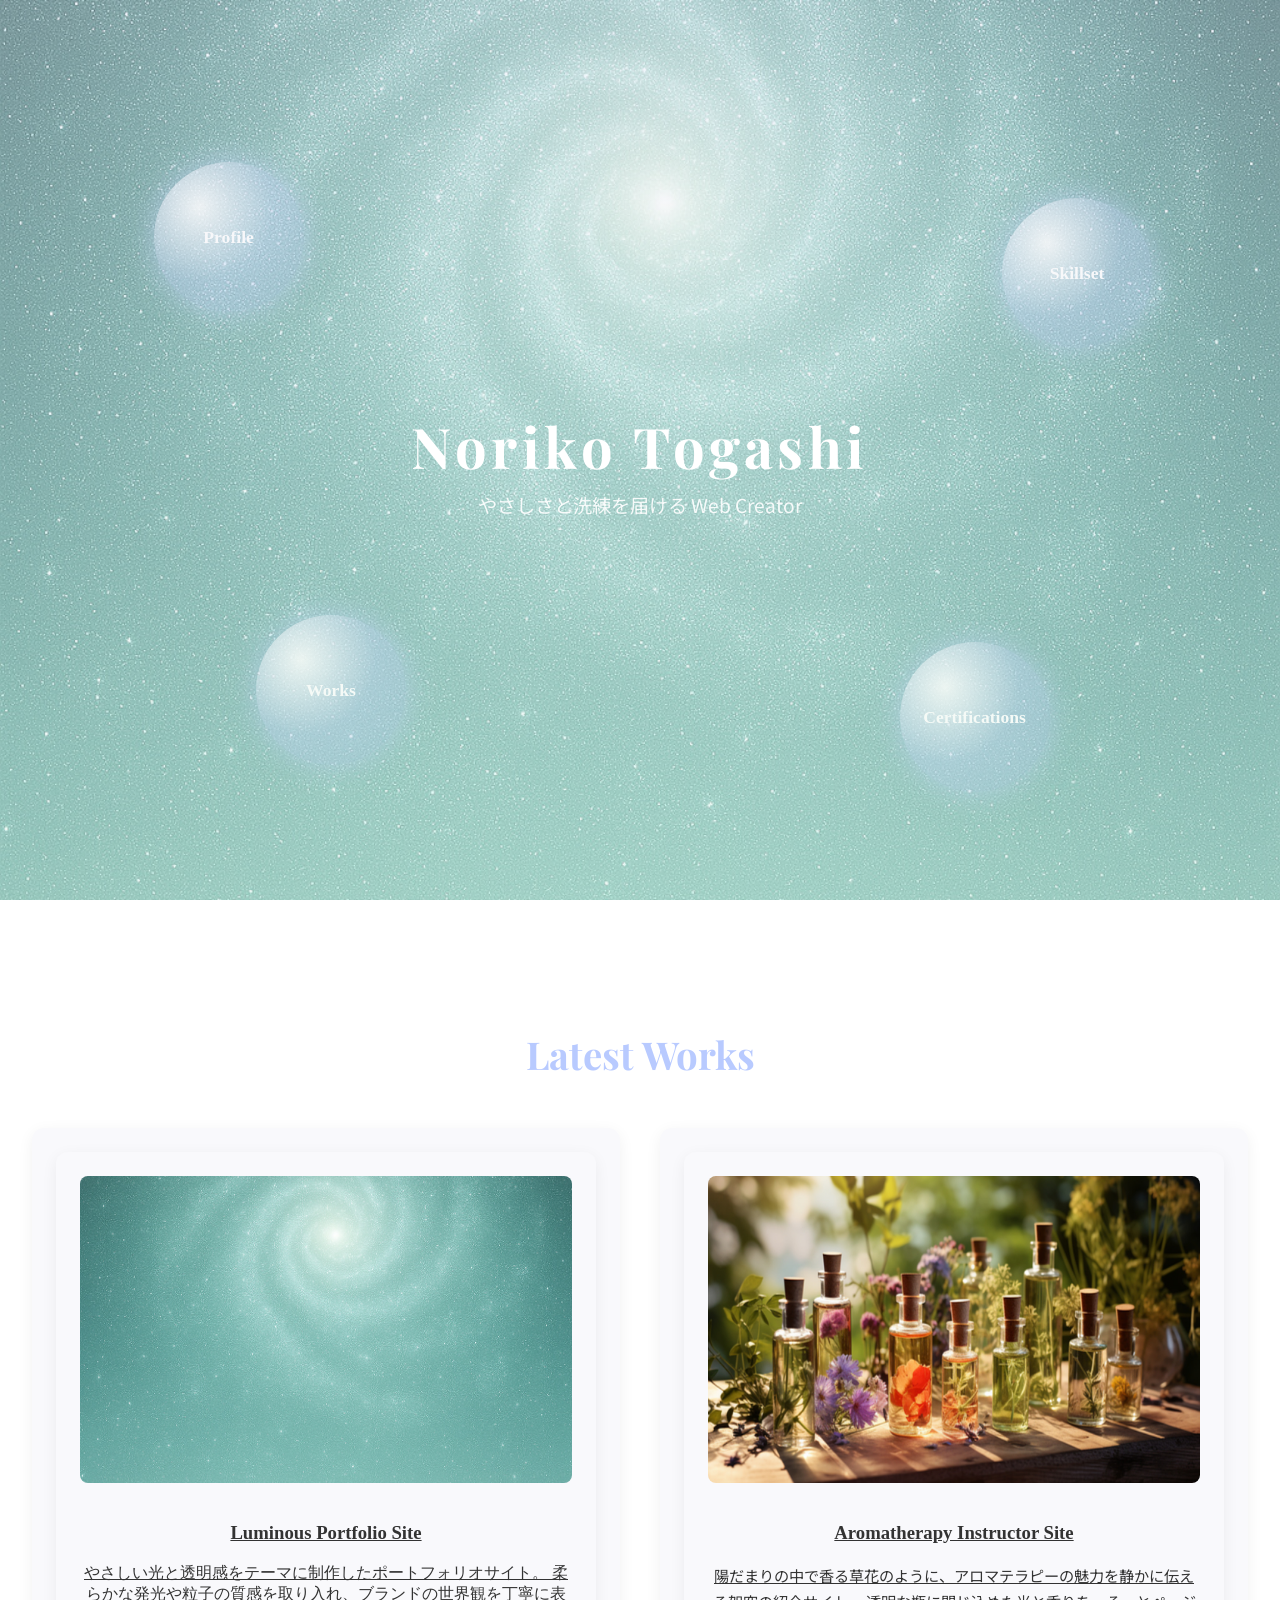
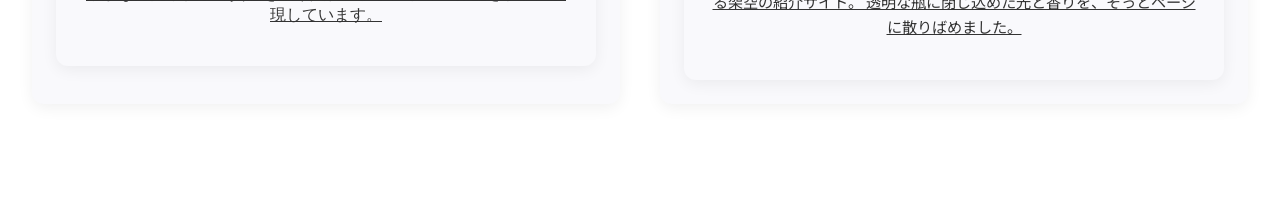
<file: index.html>
<!DOCTYPE html>
<html lang="ja">
  <head>
    <meta charset="UTF-8" />
    <meta name="viewport" content="width=device-width, initial-scale=1.0" />
    <title>Noriko Togashi Portfolio</title>

    <!-- Google Fonts -->
    <link
      href="https://fonts.googleapis.com/css2?family=Playfair+Display:wght@400;700&family=Noto+Sans+JP:wght@300;400;700&display=swap"
      rel="stylesheet"
    />

    <!-- CSS -->
    <link rel="stylesheet" href="style-new.css" />
    <link rel="icon" href="favicon.png" type="image/png" />
  </head>

  <body>
    <!-- Hero Section -->
    <section class="home-hero">
      <div class="hero-overlay"></div>
      <div class="hero-content">
        <h1 class="hero-name">Noriko Togashi</h1>
        <p class="hero-sub">やさしさと洗練を届ける Web Creator</p>
      </div>
      <div class="orb-container">
        <a href="profile/index.html" class="orb orb1" target="_blank">
          <span class="orb-icon">Profile</span>
        </a>

        <a href="skillset/index.html" class="orb orb2" target="_blank">
          <span class="orb-icon">Skillset</span>
        </a>

        <a href="works/index.html" class="orb orb3" target="_blank">
          <span class="orb-icon">Works</span>
        </a>

        <a href="certifications/index.html" class="orb orb4" target="_blank">
          <span class="orb-icon">Certifications</span>
        </a>
      </div>
    </section>

    <!-- Works Pickup -->
    <section class="home-works" id="works-section">
      <div class="light-line"></div>
      <h2 class="section-title">Latest Works</h2>

      <div class="works-grid">
        <!-- Work 1 -->
        <div class="work-item">
          <a
            href="https://norikot622622-hub.github.io/noriko.t-portfolio/"
            class="work-link"
            target="_blank"
          >
            <img
              src="images/luminous-spiral.jpg"
              alt="Luminous Spiral イメージ"
            />
            <h3>Luminous Portfolio Site</h3>
            <p>
              やさしい光と透明感をテーマに制作したポートフォリオサイト。
              柔らかな発光や粒子の質感を取り入れ、ブランドの世界観を丁寧に表現しています。
            </p>
          </a>
        </div>

        <!-- Work 2 -->
        <div class="work-item">
          <a
            href="https://norikot622622-hub.github.io/aroma-instructor-site/"
            class="work-link"
            target="_blank"
          >
            <img src="images/work2.jpg" alt="Aromatherapy Instructor Site" />
            <h3>Aromatherapy Instructor Site</h3>
            <p class="work-desc">
              陽だまりの中で香る草花のように、アロマテラピーの魅力を静かに伝える架空の紹介サイト。
              透明な瓶に閉じ込めた光と香りを、そっとページに散りばめました。
            </p>
          </a>
        </div>
      </div>
      <!-- ← works-grid はここで閉じる -->
    </section>
    <script src="script.js"></script>
  </body>
</html>
</file>
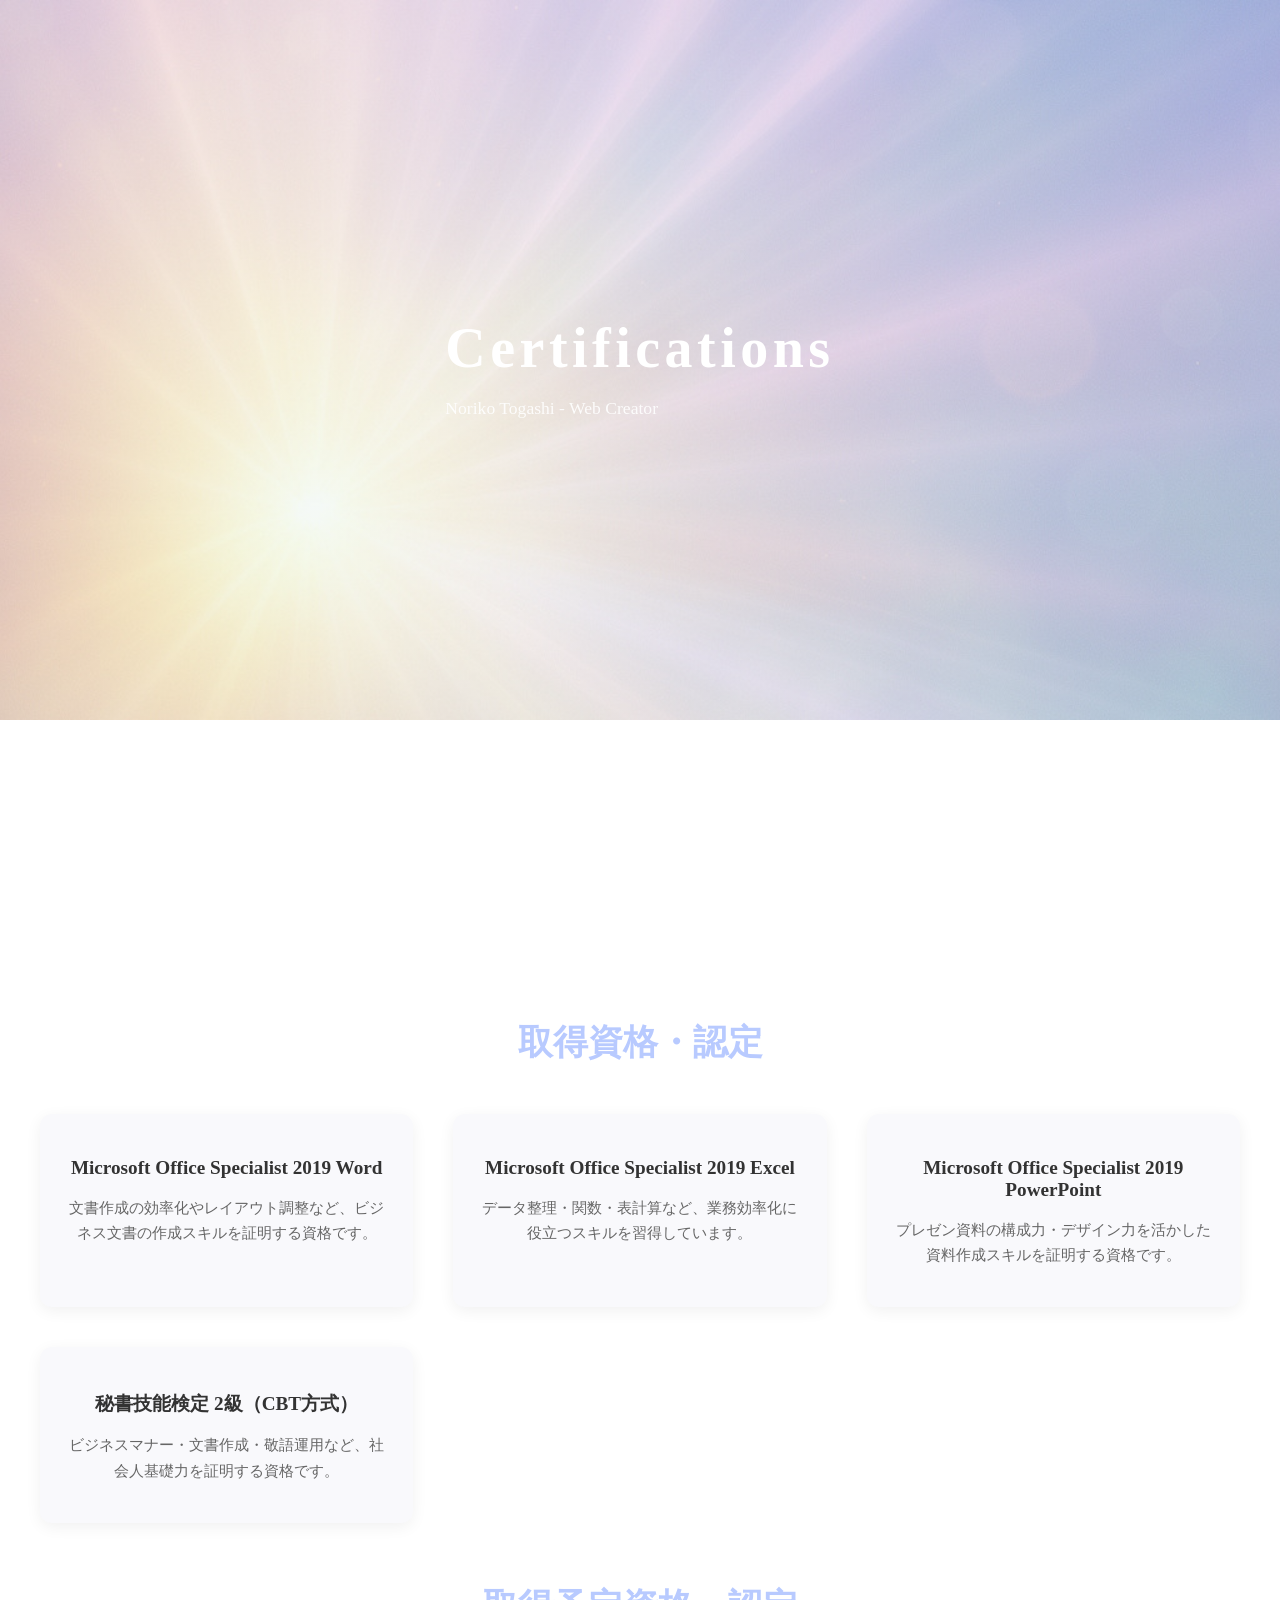
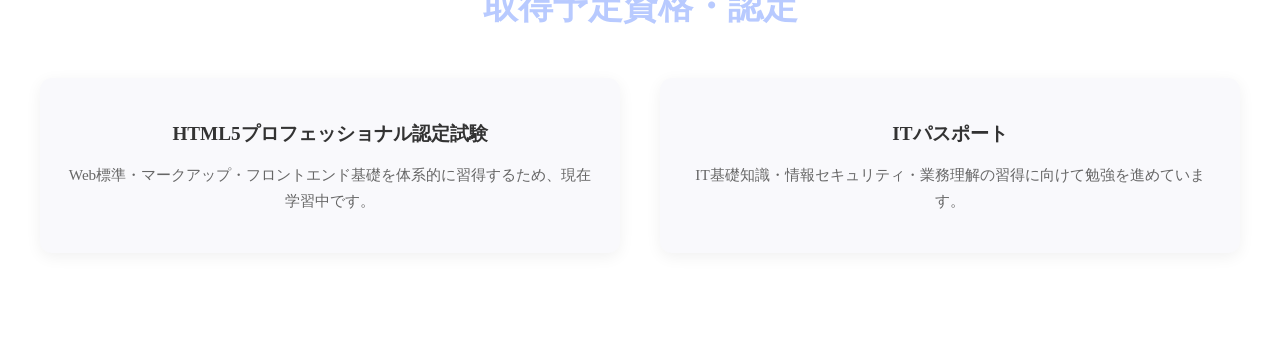
<file: certifications/index.html>
<!DOCTYPE html>
<html lang="ja">
  <head>
    <meta charset="UTF-8" />
    <meta name="viewport" content="width=device-width, initial-scale=1.0" />
    <title>Certifications</title>

    <link rel="stylesheet" href="../style-new.css" />
    <link rel="icon" href="../favicon.png" type="image/png" />
  </head>

  <body>
    <!-- Hero Section -->
    <section class="certifications-hero">
      <div class="hero-overlay"></div>
      <div class="hero-content">
        <h1 class="hero-name">Certifications</h1>
        <p class="hero-title">Noriko Togashi - Web Creator</p>
      </div>
    </section>

    <!-- Certifications Section -->
    <section id="cert-list" class="cert-list-section">
      <div class="intro-inner">

        <!-- 取得資格・認定 -->
        <h2 class="intro-heading">取得資格・認定</h2>

        <div class="cert-grid">
          <!-- MOS Word -->
          <div class="cert-card">
            <h3 class="cert-title">Microsoft Office Specialist 2019 Word</h3>
            <p class="cert-description">
              文書作成の効率化やレイアウト調整など、ビジネス文書の作成スキルを証明する資格です。
            </p>
          </div>

          <!-- MOS Excel -->
          <div class="cert-card">
            <h3 class="cert-title">Microsoft Office Specialist 2019 Excel</h3>
            <p class="cert-description">
              データ整理・関数・表計算など、業務効率化に役立つスキルを習得しています。
            </p>
          </div>

          <!-- MOS PowerPoint -->
          <div class="cert-card">
            <h3 class="cert-title">Microsoft Office Specialist 2019 PowerPoint</h3>
            <p class="cert-description">
              プレゼン資料の構成力・デザイン力を活かした資料作成スキルを証明する資格です。
            </p>
          </div>

          <!-- 秘書検定 -->
          <div class="cert-card">
            <h3 class="cert-title">秘書技能検定 2級（CBT方式）</h3>
            <p class="cert-description">
              ビジネスマナー・文書作成・敬語運用など、社会人基礎力を証明する資格です。
            </p>
          </div>
        </div>

        <!-- 取得予定資格・認定 -->
        <h2 class="intro-heading" style="margin-top: 60px;">取得予定資格・認定</h2>

        <div class="cert-grid">
          <!-- HTML5プロフェッショナル -->
          <div class="cert-card">
            <h3 class="cert-title">HTML5プロフェッショナル認定試験</h3>
            <p class="cert-description">
              Web標準・マークアップ・フロントエンド基礎を体系的に習得するため、現在学習中です。
            </p>
          </div>

          <!-- ITパスポート -->
          <div class="cert-card">
            <h3 class="cert-title">ITパスポート</h3>
            <p class="cert-description">
              IT基礎知識・情報セキュリティ・業務理解の習得に向けて勉強を進めています。
            </p>
          </div>
        </div>

      </div>
    </section>
  </body>
</html>
</file>
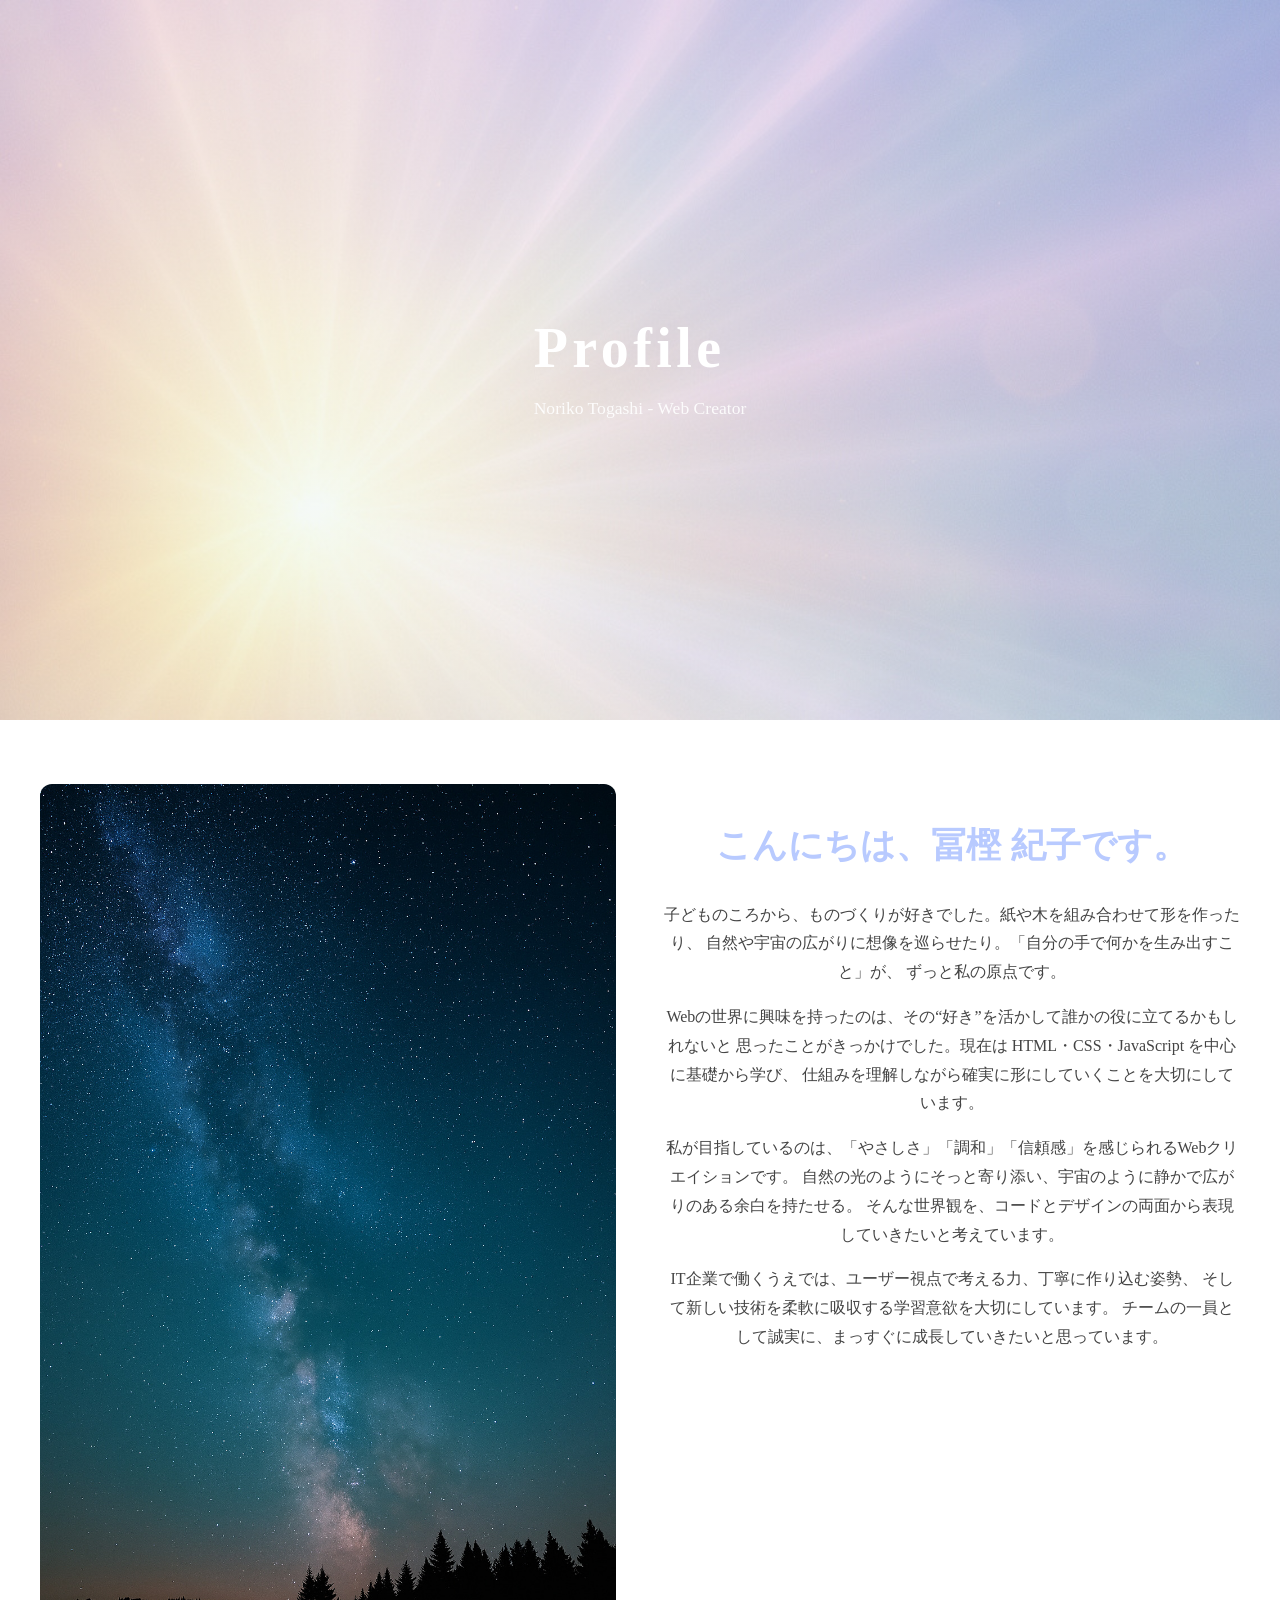
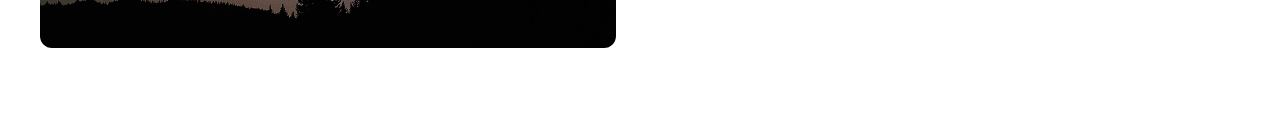
<file: profile/index.html>
<!DOCTYPE html>
<html lang="ja">
  <head>
    <meta charset="UTF-8" />
    <meta name="viewport" content="width=device-width, initial-scale=1.0" />
    <title>Profile</title>

    <!-- あなたのCSSファイルを読み込む -->
    <link rel="stylesheet" href="../style-new.css" />
    <link rel="icon" href="../favicon.png" type="image/png" />
  </head>

  <body>
    <section class="profile-hero">
      <div class="hero-overlay"></div>
      <div class="hero-content">
        <h1 class="hero-name">Profile</h1>
        <p class="hero-title">Noriko Togashi - Web Creator</p>
      </div>
    </section>

    <section id="profile-intro" class="profile-intro">
      <div class="intro-inner">
        <div class="profile-grid">
          <!-- 左カラム：写真 or イメージ -->
          <div class="profile-photo">
            <img
              src="../images/profile-stars.jpg"
              alt="幻想的な星空のイメージ"
            />
          </div>

          <!-- 右カラム：文章 -->
          <div class="profile-text">
            <h2 class="intro-heading">こんにちは、冨樫 紀子です。</h2>

            <p class="intro-text">
              子どものころから、ものづくりが好きでした。紙や木を組み合わせて形を作ったり、
              自然や宇宙の広がりに想像を巡らせたり。「自分の手で何かを生み出すこと」が、
              ずっと私の原点です。
            </p>

            <p class="intro-text">
              Webの世界に興味を持ったのは、その“好き”を活かして誰かの役に立てるかもしれないと
              思ったことがきっかけでした。現在は HTML・CSS・JavaScript
              を中心に基礎から学び、
              仕組みを理解しながら確実に形にしていくことを大切にしています。
            </p>

            <p class="intro-text">
              私が目指しているのは、「やさしさ」「調和」「信頼感」を感じられるWebクリエイションです。
              自然の光のようにそっと寄り添い、宇宙のように静かで広がりのある余白を持たせる。
              そんな世界観を、コードとデザインの両面から表現していきたいと考えています。
            </p>

            <p class="intro-text">
              IT企業で働くうえでは、ユーザー視点で考える力、丁寧に作り込む姿勢、
              そして新しい技術を柔軟に吸収する学習意欲を大切にしています。
              チームの一員として誠実に、まっすぐに成長していきたいと思っています。
            </p>
          </div>
        </div>
      </div>
    </section>
  </body>
</html>
</file>
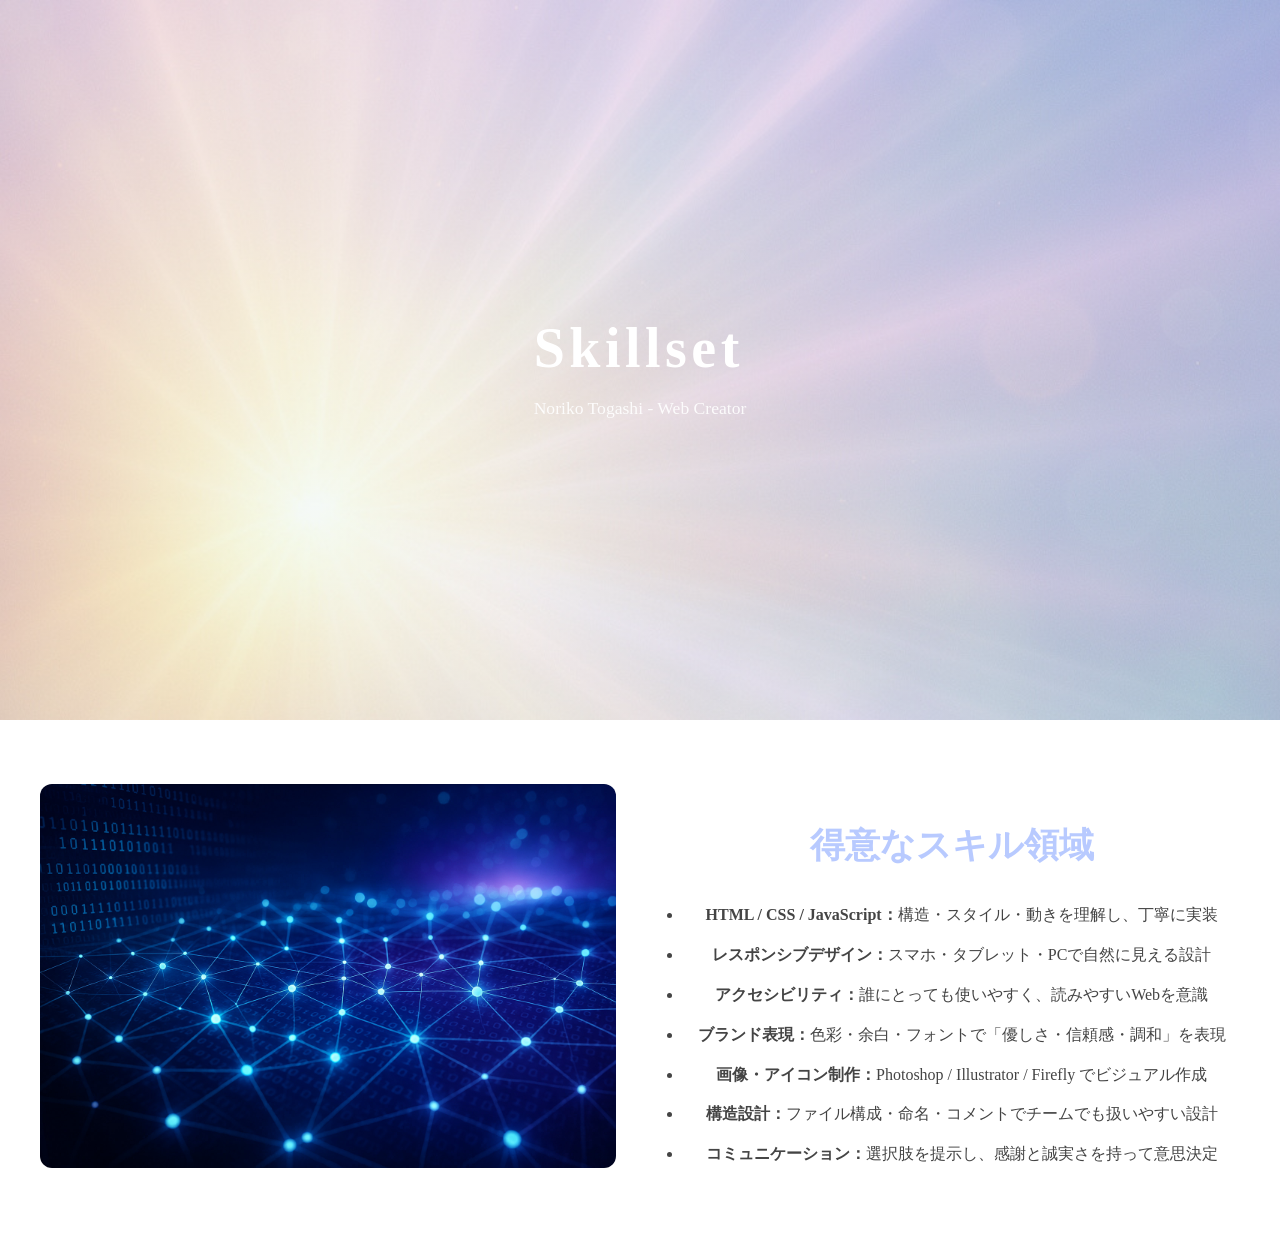
<file: skillset/index.html>
<!DOCTYPE html>
<html lang="ja">
  <head>
    <meta charset="UTF-8" />
    <meta name="viewport" content="width=device-width, initial-scale=1.0" />
    <title>Skillset</title>

    <link rel="stylesheet" href="../style-new.css" />
    <link rel="icon" href="../favicon.png" type="image/png" />
  </head>

  <body>
    <section class="skillset-hero">
      <div class="hero-overlay"></div>
      <div class="hero-content">
        <h1 class="hero-name">Skillset</h1>
        <p class="hero-title">Noriko Togashi - Web Creator</p>
      </div>
    </section>

    <section id="skill-intro" class="skill-intro">
      <div class="intro-inner">
        <div class="profile-grid">
          <!-- 左カラム：イメージ -->
          <div class="profile-photo">
            <img
              src="../images/skill-network-clean.jpg"
              alt="洗練されたネットワーク空間のイメージ"
            />
          </div>

          <!-- 右カラム：スキル一覧 -->
          <div class="profile-text">
            <h2 class="intro-heading">得意なスキル領域</h2>

            <ul class="skill-list">
              <li>
                <strong>HTML / CSS / JavaScript：</strong
                >構造・スタイル・動きを理解し、丁寧に実装
              </li>
              <li>
                <strong>レスポンシブデザイン：</strong
                >スマホ・タブレット・PCで自然に見える設計
              </li>
              <li>
                <strong>アクセシビリティ：</strong
                >誰にとっても使いやすく、読みやすいWebを意識
              </li>
              <li>
                <strong>ブランド表現：</strong
                >色彩・余白・フォントで「優しさ・信頼感・調和」を表現
              </li>
              <li>
                <strong>画像・アイコン制作：</strong>Photoshop / Illustrator /
                Firefly でビジュアル作成
              </li>
              <li>
                <strong>構造設計：</strong
                >ファイル構成・命名・コメントでチームでも扱いやすい設計
              </li>
              <li>
                <strong>コミュニケーション：</strong
                >選択肢を提示し、感謝と誠実さを持って意思決定
              </li>
            </ul>
          </div>
        </div>
      </div>
    </section>
  </body>
</html>
</file>
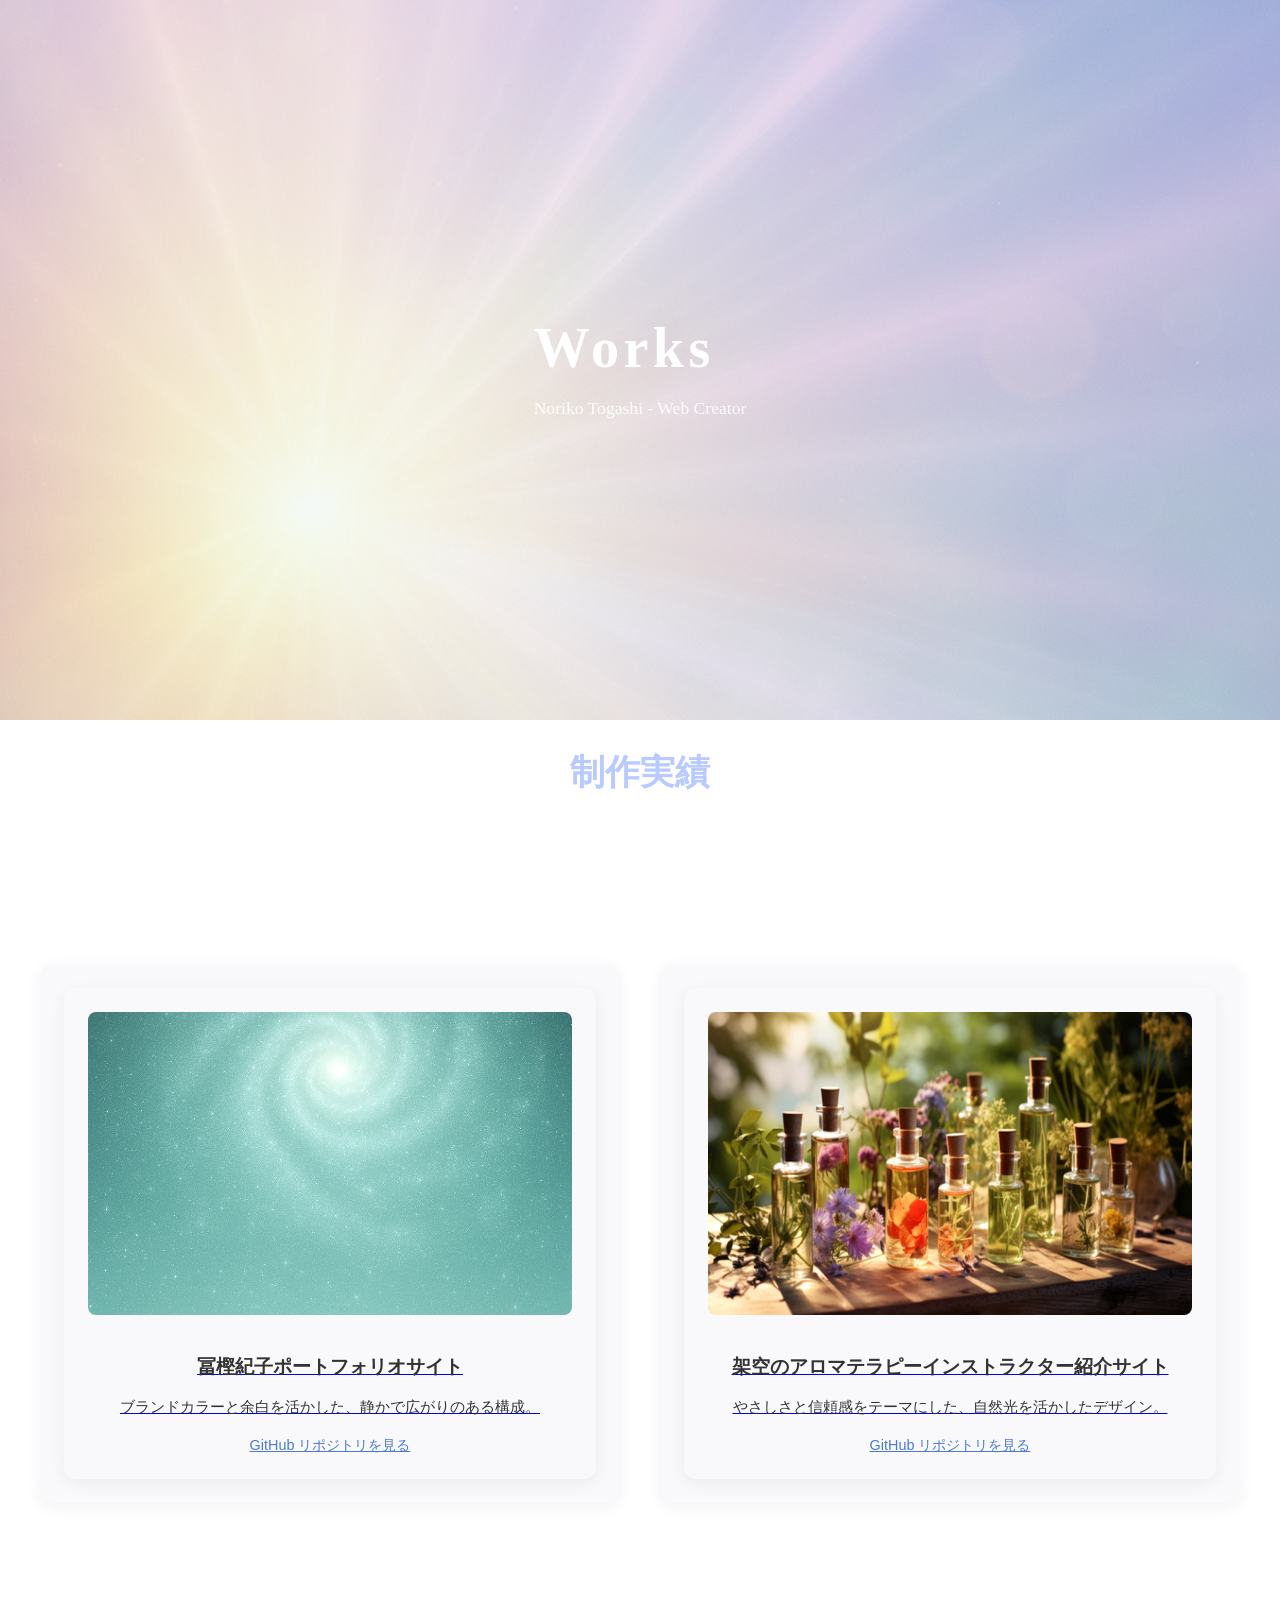
<file: works/index.html>
<!DOCTYPE html>
<html lang="ja">
  <head>
    <meta charset="UTF-8" />
    <meta name="viewport" content="width=device-width, initial-scale=1.0" />
    <title>Works</title>

    <!-- CSS（相対パスで安全に読み込み） -->
    <link rel="stylesheet" href="../style-new.css" />
    <link rel="icon" href="../favicon.png" type="image/png" />
  </head>

  <body>
    <!-- Hero Section -->
    <section class="works-hero">
      <div class="hero-overlay"></div>
      <div class="hero-content">
        <h1 class="hero-name">Works</h1>
        <p class="hero-title">Noriko Togashi - Web Creator</p>
      </div>
    </section>

    <!-- Intro Section -->
    <section id="works-intro" class="works-intro">
      <div class="intro-inner">
        <h2 class="intro-heading">制作実績</h2>
      </div>
    </section>

    <!-- Gallery Section -->
    <section id="works-gallery" class="works-gallery">
      <div class="intro-inner">
        <div class="works-grid">

          <!-- 作品カード1（ポートフォリオサイト） -->
          <div class="work-item">
            <div class="work-card">
              <a
                href="https://norikot622622-hub.github.io/noriko.t-portfolio/"
                target="_blank"
              >
                <img
                  src="../images/luminous-spiral.jpg"
                  alt="作品1のサムネイル"
                />
                <h3 class="work-title">冨樫紀子ポートフォリオサイト</h3>
                <p class="work-description">
                  ブランドカラーと余白を活かした、静かで広がりのある構成。
                </p>
              </a>
              <div class="repo-link">
                <a
                  href="https://github.com/norikot622622-hub/noriko.t-portfolio"
                  target="_blank"
                >
                  GitHub リポジトリを見る
                </a>
              </div>
            </div>
          </div>

          <!-- 作品カード2（アロマサイト） -->
          <div class="work-item">
            <div class="work-card">
              <a
                href="https://norikot622622-hub.github.io/aroma-instructor-site/"
                target="_blank"
              >
                <img
                  src="../images/work2.jpg"
                  alt="作品2のサムネイル"
                />
                <h3 class="work-title">
                  架空のアロマテラピーインストラクター紹介サイト
                </h3>
                <p class="work-description">
                  やさしさと信頼感をテーマにした、自然光を活かしたデザイン。
                </p>
              </a>
              <div class="repo-link">
                <a
                  href="https://github.com/norikot622622-hub/aroma-instructor-site"
                  target="_blank"
                >
                  GitHub リポジトリを見る
                </a>
              </div>
            </div>
          </div>

        </div>
      </div>
    </section>
  </body>
</html>
</file>
<file: style-new.css>
/* ------------------------------
    ベース設定（高さと余白の安定化）
------------------------------ */
html,
body {
  margin: 0;
  padding: 0;
  height: 100%;
}

/* ------------------------------
    Unified Hero Section（Top以外）
------------------------------ */
.profile-hero,
.works-hero,
.skillset-hero,
.certifications-hero {
  position: relative;
  height: 80vh;
  overflow: hidden;
  display: flex;
  align-items: center;
  justify-content: center;
  color: #fff;
  background: url("./images/bright-and-ethereal.jpg") center/cover no-repeat;
}

/* ヒーロー内の装飾 */
.hero-overlay {
  z-index: 1;
  pointer-events: none;
  position: absolute;
  inset: 0;
  background: linear-gradient(
    rgba(237, 231, 246, 0.35),
    rgba(223, 243, 227, 0.35)
  );
}

.hero-content {
  position: relative;
  z-index: 2;
}

.hero-name {
  font-size: 3.5rem;
  font-family: "Playfair Display", serif;
  letter-spacing: 0.08em;
  margin-bottom: 0.5rem;
}

.hero-title {
  font-size: 1.1rem;
  opacity: 0.9;
  margin-bottom: 2rem;
}

@keyframes fadeMove {
  0% {
    opacity: 0;
    transform: translateY(0);
  }
  50% {
    opacity: 1;
    transform: translateY(6px);
  }
  100% {
    opacity: 0;
    transform: translateY(0);
  }
}

/* ------------------------------
    Works ギャラリーセクション
------------------------------ */
.works-gallery {
  background: #fff;
  padding: 6rem 2rem;
}

.intro-inner {
  max-width: 1200px;
  margin: 0 auto;
  text-align: center;
}

.intro-heading {
  color: #b8caff;
  font-size: 2.2rem;
  margin-bottom: 1.5rem;
  font-family: "Noto Sans JP", sans-serif;
}

.works-grid {
  display: grid;
  grid-template-columns: repeat(auto-fit, minmax(280px, 1fr));
  gap: 2.5rem;
  margin-top: 3rem;
}

.work-card {
  background: #f9f9fc;
  border-radius: 12px;
  box-shadow: 0 4px 16px rgba(0, 0, 0, 0.06);
  padding: 1.5rem;
  text-align: center;
  transition: transform 0.3s ease, box-shadow 0.3s ease;
}

.work-card:hover {
  transform: translateY(-4px);
  box-shadow: 0 8px 24px rgba(0, 0, 0, 0.08);
}

.work-card img {
  width: 100%;
  aspect-ratio: 16 / 10;
  object-fit: cover;
  border-radius: 8px;
  margin-bottom: 1rem;
  filter: brightness(1.05) contrast(1.02);
}

.work-title {
  font-size: 1.2rem;
  color: #333;
  margin-bottom: 0.5rem;
  font-weight: 600;
}

.work-description {
  font-size: 0.95rem;
  color: #666;
  line-height: 1.7;
  font-family: "Noto Sans JP", system-ui, sans-serif;
}

.work-card:link .work-description,
.work-card:visited .work-description {
  color: #666 !important;
}

/* Latest Works のリンク色を統一（visited の紫を消す） */
.work-card:link,
.work-card:visited {
  color: #333;
}

.work-card .work-description {
  color: #333;
}

.work-card .work-description {
  color: #333 !important;
}

/* ============================
    GitHub リポジトリリンク（カード下配置用）
============================ */
.repo-link {
  margin-top: 0.5rem;
  text-align: center;
}

.repo-link a {
  font-size: 0.9rem;
  color: #4a7bd0;
  text-decoration: underline;
  font-family: "Noto Sans JP", sans-serif;
  transition: color 0.3s ease;
}

.repo-link a:hover {
  color: #2e5db7;
}

/* ============================
    Certifications Hero
============================ */
.certifications-hero {
  position: relative;
  height: 80vh;
  overflow: hidden;
  display: flex;
  align-items: center;
  justify-content: center;
  color: #fff;
}

/* ============================
    Certifications Section
============================ */
.cert-list-section {
  background: #fff;
  padding: 6rem 2rem;
  padding-top: 30vh;
}

.cert-grid {
  display: grid;
  grid-template-columns: repeat(auto-fit, minmax(280px, 1fr));
  gap: 2.5rem;
  margin-top: 3rem;
}

.cert-card {
  background: #f9f9fc;
  border-radius: 12px;
  box-shadow: 0 4px 16px rgba(0, 0, 0, 0.06);
  padding: 1.5rem;
  transition: transform 0.3s ease, box-shadow 0.3s ease;
}

.cert-card:hover {
  transform: translateY(-4px);
  box-shadow: 0 8px 24px rgba(0, 0, 0, 0.08);
}

.cert-title {
  font-size: 1.2rem;
  color: #333;
  margin-bottom: 0.5rem;
  font-weight: 600;
}

.cert-description {
  font-size: 0.95rem;
  color: #666;
  line-height: 1.7;
}

/* ============================
    Home Hero Section
============================ */
.home-hero {
  position: relative;
  height: 100vh;
  background: url("./images/luminous-spiral.jpg") center/cover no-repeat;
  display: flex;
  align-items: center;
  justify-content: center;
  flex-direction: column;
  text-align: center;
  color: #fff;
  overflow: hidden;
}

.hero-sub {
  font-size: 1.2rem;
  opacity: 0.9;
  margin-top: 0.5rem;
  font-family: "Noto Sans JP", sans-serif;
}

/* ============================
    Orb Navigation（大胆ランダム配置）
============================ */
.orb-container {
  position: absolute;
  inset: 0;
  pointer-events: none; /* オーブ以外の部分をクリック不可にしないため */
}

/* オーブ共通 */
.orb {
  position: absolute;
  width: 150px;
  height: 150px;
  border-radius: 50%;
  background: radial-gradient(
    circle at 30% 30%,
    rgba(255, 255, 255, 0.9),
    rgba(180, 200, 255, 0.4),
    rgba(150, 170, 255, 0.2)
  );
  display: flex;
  align-items: center;
  justify-content: center;
  text-decoration: none;
  color: #fff;
  font-size: 1.1rem;
  font-weight: 600;
  box-shadow: 0 0 30px rgba(180, 200, 255, 0.6);
  transition: transform 0.3s ease, box-shadow 0.3s ease;
  pointer-events: auto; /* オーブはクリック可能 */
  animation: float-random 6s ease-in-out infinite;
}

/* ランダムゆらぎアニメーション */
@keyframes float-random {
  0% {
    transform: translate(0, 0);
  }
  50% {
    transform: translate(
      calc(-40px + 80px * var(--rand-x)),
      calc(-40px + 80px * var(--rand-y))
    );
  }
  100% {
    transform: translate(0, 0);
  }
}

/* ============================
    各オーブのランダム位置 + ランダムゆらぎ
============================ */

/* orb1：左上あたり */
.orb1 {
  top: 18%;
  left: 12%;
  --rand-x: -0.6;
  --rand-y: 0.4;
  animation-duration: 7.5s;
}

/* orb2：右上あたり */
.orb2 {
  top: 22%;
  right: 10%;
  --rand-x: 0.8;
  --rand-y: -0.3;
  animation-duration: 6.8s;
}

/* orb3：左下あたり */
.orb3 {
  bottom: 15%;
  left: 20%;
  --rand-x: -0.3;
  --rand-y: -0.7;
  animation-duration: 8.2s;
}

/* orb4：右下あたり */
.orb4 {
  bottom: 12%;
  right: 18%;
  --rand-x: 0.5;
  --rand-y: 0.9;
  animation-duration: 7.2s;
}

/* ============================
    Home Works Pickup
============================ */
.home-works {
  background: #fff;
  padding: 6rem 2rem;
  text-align: center;
}

.section-title {
  font-size: 2.4rem;
  color: #b8caff;
  margin-bottom: 3rem;
  font-family: "Playfair Display", serif;
}

.works-grid {
  display: grid;
  grid-template-columns: repeat(auto-fit, minmax(280px, 1fr));
  gap: 2.5rem;
}

.work-item {
  background: #f9f9fc;
  border-radius: 12px;
  box-shadow: 0 4px 16px rgba(0, 0, 0, 0.06);
  padding: 1.5rem;
  transition: transform 0.3s ease, box-shadow 0.3s ease;
}

.work-item:hover {
  transform: translateY(-4px);
  box-shadow: 0 8px 24px rgba(0, 0, 0, 0.08);
}

.work-item img {
  width: 100%;
  aspect-ratio: 16 / 10;
  object-fit: cover;
  border-radius: 8px;
  margin-bottom: 1rem;
}

.work-desc {
  font-size: 0.95rem;
  color: #666;
  line-height: 1.7;
  font-family: "Noto Sans JP", sans-serif;
}

/* ============================
    2カラムレイアウト（共通）
============================ */
.two-column {
  display: flex;
  gap: 3rem;
  max-width: 1200px;
  margin: 0 auto;
  padding: 4rem 2rem;
}

.left-column,
.right-column {
  flex: 1;
}

/* 画像やテキストが詰まらないように */
.left-column img {
  width: 100%;
  border-radius: 12px;
  object-fit: cover;
}

/* ============================
    Profile 2カラムレイアウト
============================ */
.profile-grid {
  display: grid;
  grid-template-columns: 1fr 1fr; /* 左右2カラム */
  gap: 3rem;
  align-items: start;
  max-width: 1200px;
  margin: 0 auto;
  padding: 4rem 0rem;
}

.profile-photo img {
  width: 100%;
  border-radius: 12px;
  object-fit: cover;
}

.profile-text {
  font-size: 1rem;
  line-height: 1.8;
  color: #444;
}

/* スマホ対応 */
@media (max-width: 768px) {
  .profile-grid {
    grid-template-columns: 1fr; /* 1カラムに変更 */
    gap: 2rem;
  }
}

/* ------------------------------
    Responsive（768px以下）
------------------------------ */
@media (max-width: 768px) {
  .hero-name {
    font-size: 2.6rem;
  }

  .hero-title {
    font-size: 1rem;
  }

  .works-gallery {
    padding: 5rem 1.5rem;
  }

  .work-card {
    padding: 1.2rem;
    display: block;
    cursor: pointer;
  }

  .work-title {
    font-size: 1.1rem;
  }

  .work-description {
    font-size: 0.9rem;
  }

  .two-column {
    flex-direction: column;
    gap: 2rem;
  }
}

/* ============================
    Skillset リスト整形
============================ */
.skill-list {
  list-style-position: outside; /* ← これがポイント！ */
  padding-left: 1.2rem; /* ・の位置を少し右に寄せて美しく */
  margin: 0; /* 不要な余白を消す */
}

.skill-list li {
  margin-bottom: 0.8rem; /* 行間を統一 */
  line-height: 1.7; /* 読みやすさを統一 */
}

/* ============================
    Topページ Latest Works のリンク色を統一
============================ */
.work-link:link,
.work-link:visited {
  color: #333;
}

.work-link h3,
.work-link p {
  color: #333 !important;
}

.work-link:hover h3,
.work-link:hover p {
  color: #b84a4a; /* ホバー時の色（必要なければ削除OK） */
}

/* ============================
    Topページ Latest Works のホバー演出
============================ */
.work-link {
  display: block;
  background: #f9f9fc;
  border-radius: 12px;
  box-shadow: 0 4px 16px rgba(0, 0, 0, 0.06);
  padding: 1.5rem;
  text-align: center;
  transition: transform 0.3s ease, box-shadow 0.3s ease,
    background-color 0.3s ease;
}

.work-link:hover {
  transform: translateY(-4px);
  box-shadow: 0 8px 24px rgba(0, 0, 0, 0.08);
  background-color: #eef3ff; /* やさしい青系に変化 */
}

.work-link h3,
.work-link p {
  transition: color 0.3s ease;
}

.work-link:hover h3 {
  color: #4a7bd0; /* タイトルをやさしい青に */
}

.work-link:hover p {
  color: #5a6e99; /* 説明文も少し濃い青グレーに */
}
</file>
